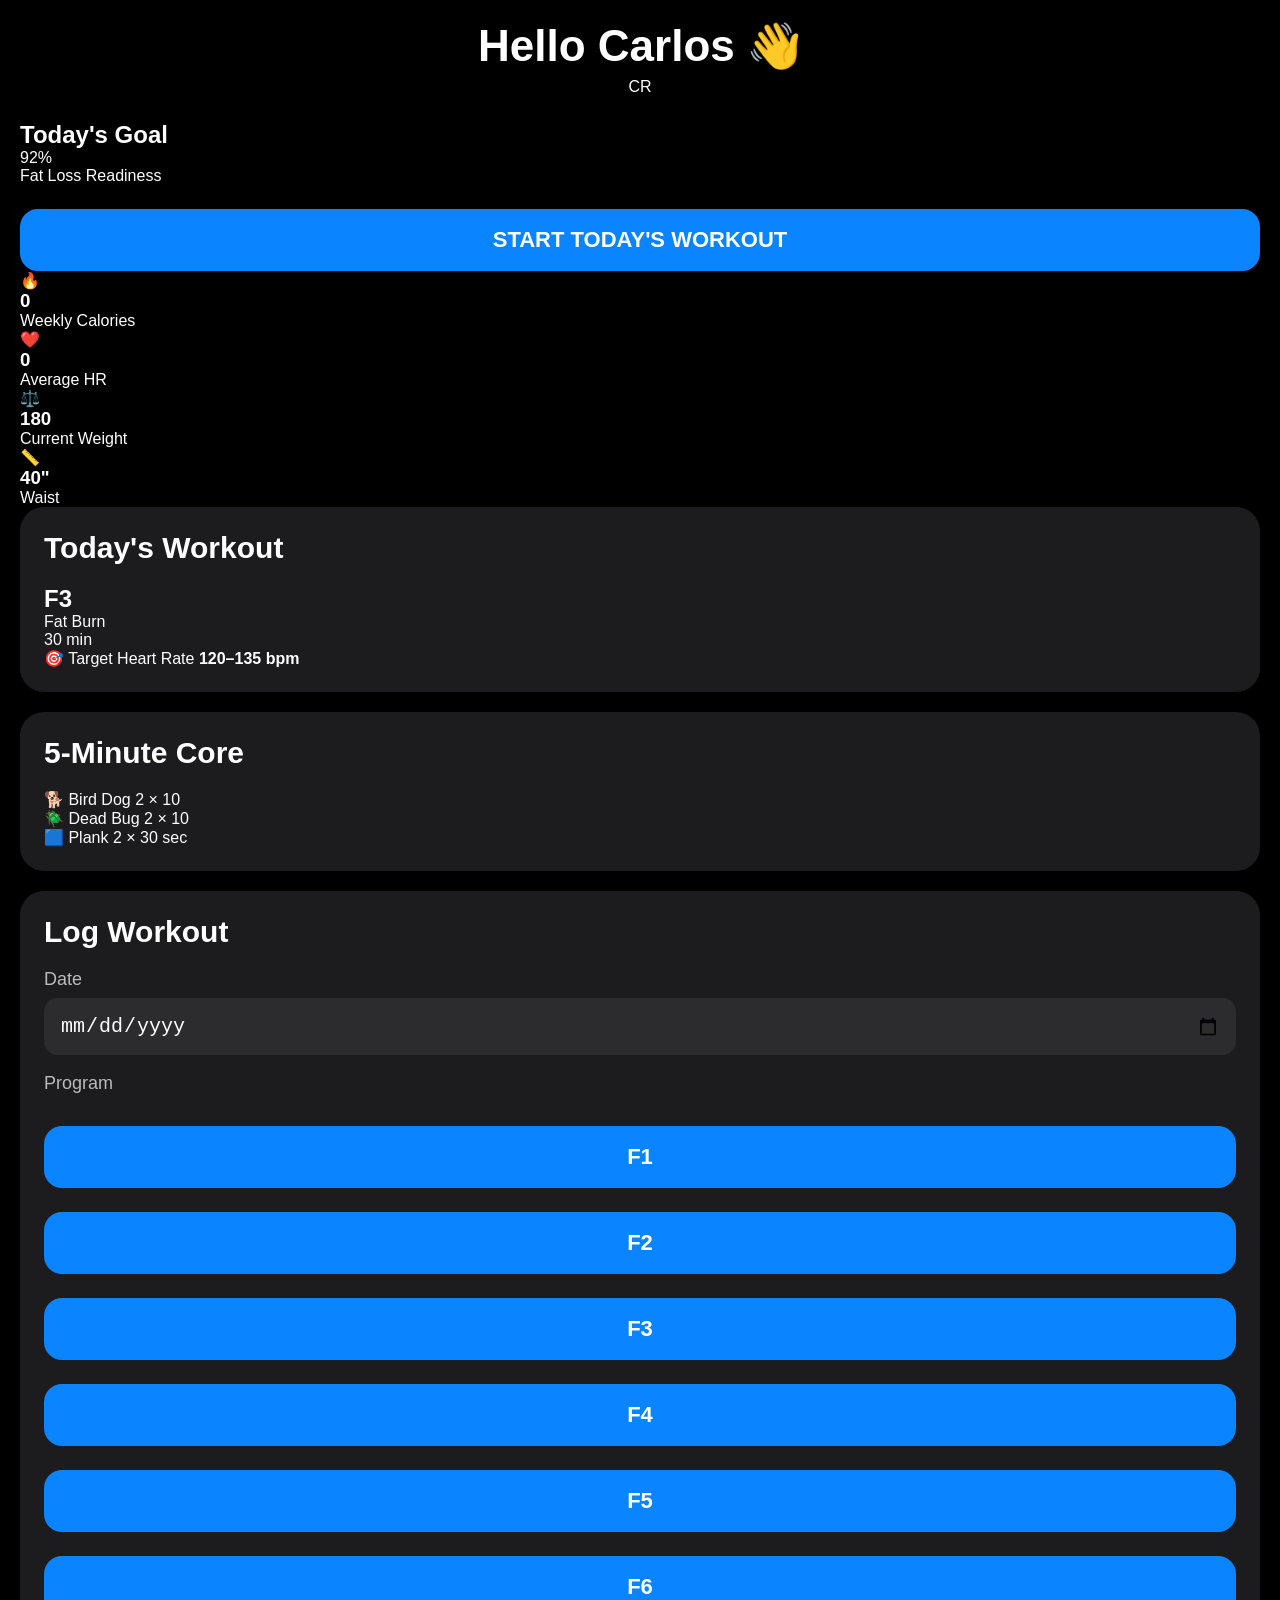
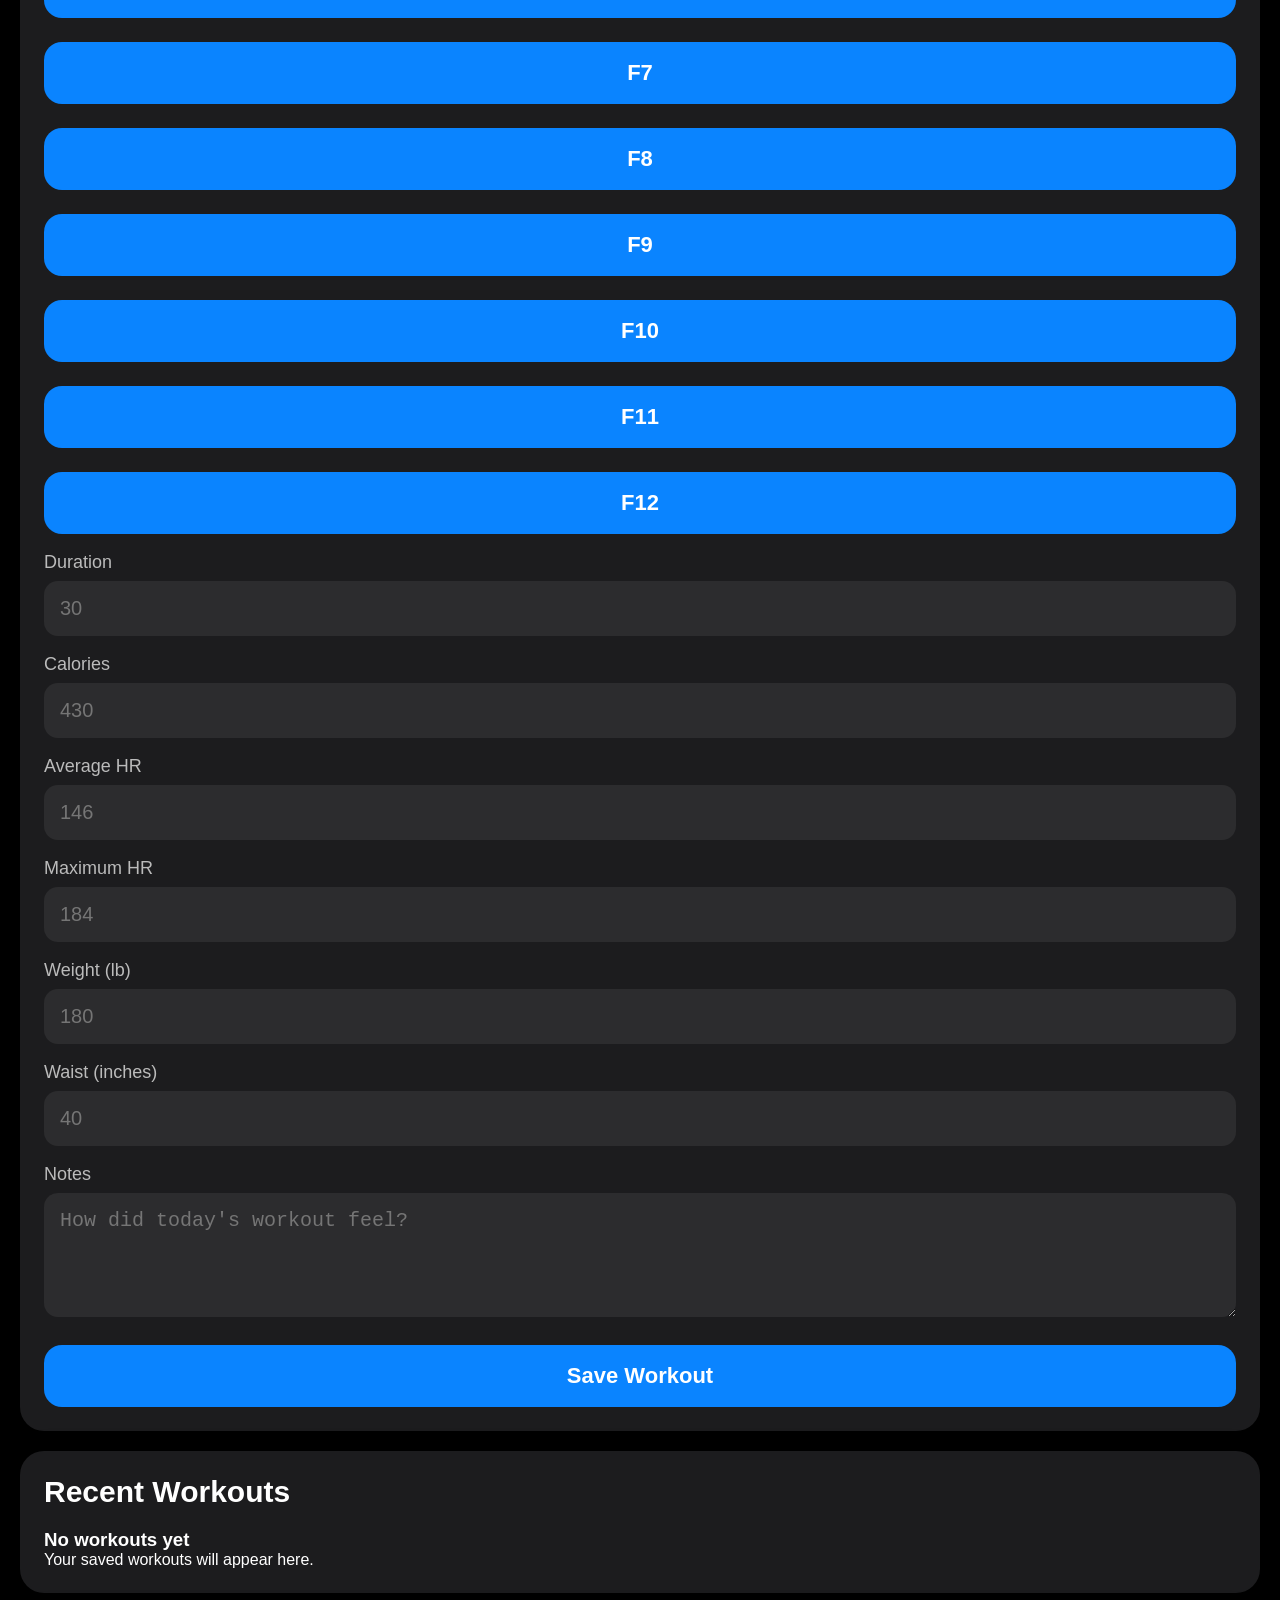
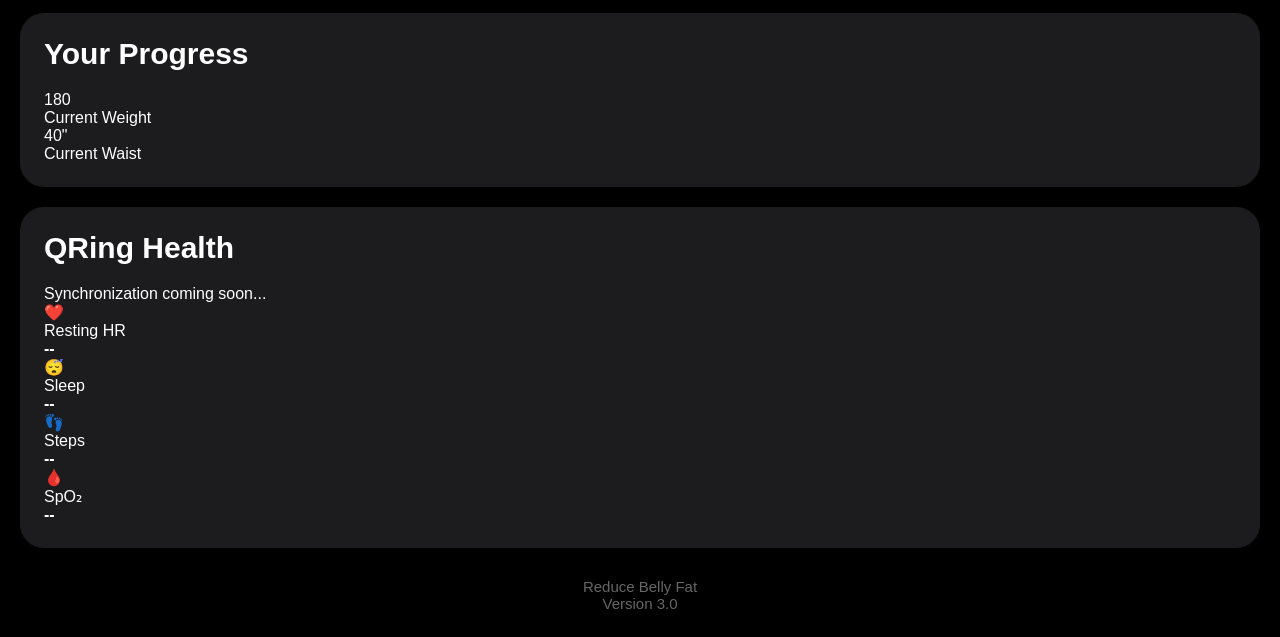
<file: index.html>
<!DOCTYPE html>
<html lang="en">

<head>

<meta charset="UTF-8">

<meta name="viewport"
content="width=device-width,initial-scale=1.0,viewport-fit=cover">

<title>Reduce Belly Fat</title>

<link rel="stylesheet" href="style.css">

<meta name="theme-color" content="#000000">

</head>

<body>

<div class="app">

<header>

<div>

<h1>Hello Carlos 👋</h1>

<p id="todayDate"></p>

</div>

<div class="avatar">

CR

</div>

</header>



<!-- HERO -->

<section class="hero">

<h2>Today's Goal</h2>

<div class="goalNumber">

92%

</div>

<p>

Fat Loss Readiness

</p>

<button class="startButton">

START TODAY'S WORKOUT

</button>

</section>



<!-- QUICK STATS -->

<section class="quickStats">

<div class="statCard calories">

<div class="emoji">

🔥

</div>

<div>

<h3 id="weeklyCalories">

0

</h3>

<p>Weekly Calories</p>

</div>

</div>



<div class="statCard heart">

<div class="emoji">

❤️

</div>

<div>

<h3 id="avgHR">

0

</h3>

<p>Average HR</p>

</div>

</div>



<div class="statCard weight">

<div class="emoji">

⚖️

</div>

<div>

<h3 id="currentWeight">

180

</h3>

<p>Current Weight</p>

</div>

</div>



<div class="statCard waist">

<div class="emoji">

📏

</div>

<div>

<h3 id="currentWaist">

40"

</h3>

<p>Waist</p>

</div>

</div>

</section>



<!-- TODAY -->

<section class="card">

<h2>Today's Workout</h2>

<div class="workoutHero">

<div>

<h1>

F3

</h1>

<p>

Fat Burn

</p>

</div>

<div class="badge">

30 min

</div>

</div>

<div class="target">

🎯 Target Heart Rate

<strong>

120–135 bpm

</strong>

</div>

</section>



<!-- CORE -->

<section class="card">

<h2>5-Minute Core</h2>

<div class="exercise">

<span>

🐕 Bird Dog

</span>

<span>

2 × 10

</span>

</div>

<div class="exercise">

<span>

🪲 Dead Bug

</span>

<span>

2 × 10

</span>

</div>

<div class="exercise">

<span>

🟦 Plank

</span>

<span>

2 × 30 sec

</span>

</div>

</section>



<!-- LOG -->

<section class="card">

<h2>Log Workout</h2>

<label>Date</label>

<input
type="date"
id="date">

<label>Program</label>

<div class="programGrid">

<button class="program active">

F1

</button>

<button class="program">

F2

</button>

<button class="program">

F3

</button>

<button class="program">

F4

</button>

<button class="program">

F5

</button>

<button class="program">

F6

</button>

<button class="program">

F7

</button>

<button class="program">

F8

</button>

<button class="program">

F9

</button>

<button class="program">

F10

</button>

<button class="program">

F11

</button>

<button class="program">

F12

</button>

</div>

<label>Duration</label>

<input
type="number"
id="duration"
placeholder="30">

<label>Calories</label>

<input
type="number"
id="calories"
placeholder="430">

<label>Average HR</label>

<input
type="number"
id="avgHRinput"
placeholder="146">

<label>Maximum HR</label>

<input
type="number"
id="maxHR"
placeholder="184">
<label>Weight (lb)</label>

<input
type="number"
id="weight"
placeholder="180">

<label>Waist (inches)</label>

<input
type="number"
id="waist"
placeholder="40">

<label>Notes</label>

<textarea
id="notes"
rows="4"
placeholder="How did today's workout feel?"></textarea>

<button id="saveWorkout">

Save Workout

</button>

</section>


<!-- RECENT WORKOUTS -->

<section class="card">

<h2>Recent Workouts</h2>

<div id="historyList">

<div class="historyCard">

<h3>No workouts yet</h3>

<p>Your saved workouts will appear here.</p>

</div>

</div>

</section>



<!-- PROGRESS -->

<section class="card">

<h2>Your Progress</h2>

<div class="progressGrid">

<div class="progressBox">

<div class="progressValue" id="progressWeight">

180

</div>

<div class="progressLabel">

Current Weight

</div>

</div>

<div class="progressBox">

<div class="progressValue" id="progressWaist">

40"

</div>

<div class="progressLabel">

Current Waist

</div>

</div>

</div>

</section>



<!-- QRING -->

<section class="card">

<h2>QRing Health</h2>

<p class="comingSoon">

Synchronization coming soon...

</p>

<div class="healthGrid">

<div class="healthItem">

❤️

<div>

Resting HR

</div>

<strong>--</strong>

</div>

<div class="healthItem">

😴

<div>

Sleep

</div>

<strong>--</strong>

</div>

<div class="healthItem">

👣

<div>

Steps

</div>

<strong>--</strong>

</div>

<div class="healthItem">

🩸

<div>

SpO₂

</div>

<strong>--</strong>

</div>

</div>

</section>



<footer>

<div>

Reduce Belly Fat

</div>

<div>

Version 3.0

</div>

</footer>

</div>

<script src="script.js"></script>

</body>

</html>
</file>
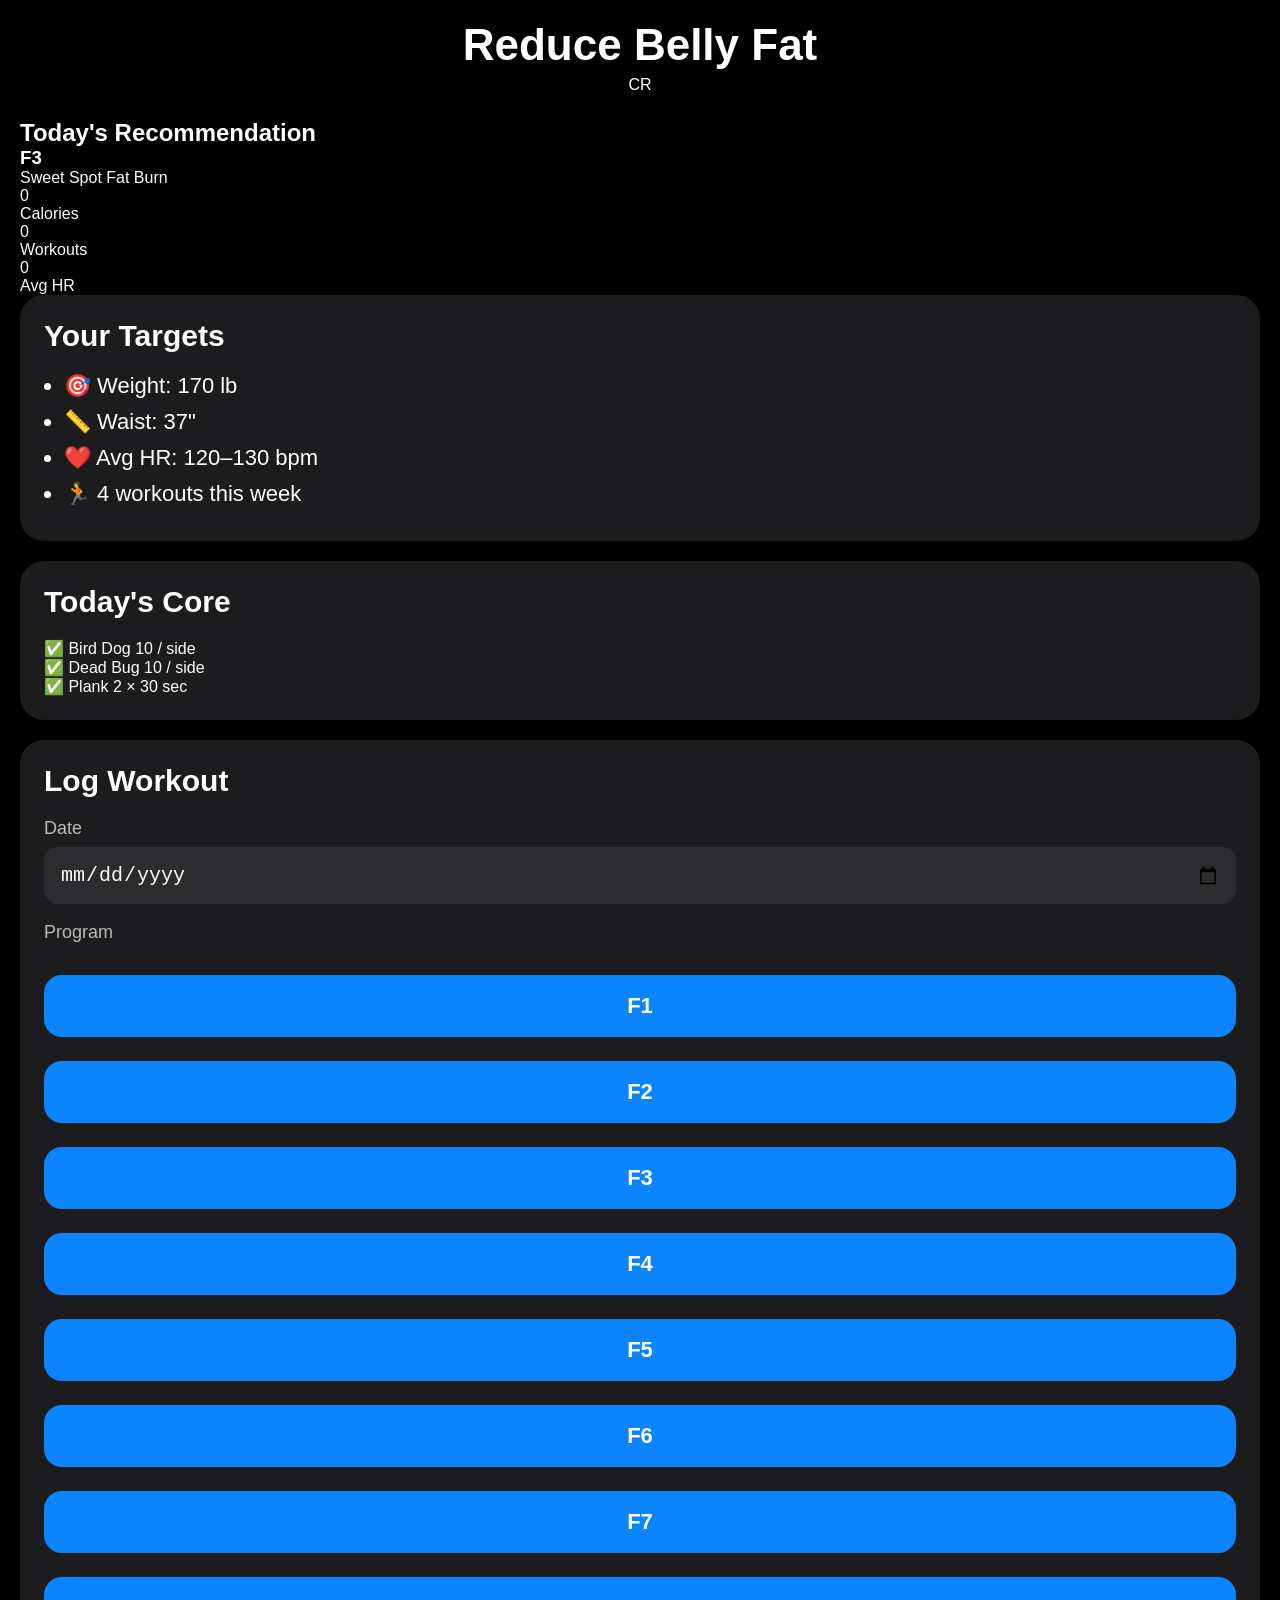
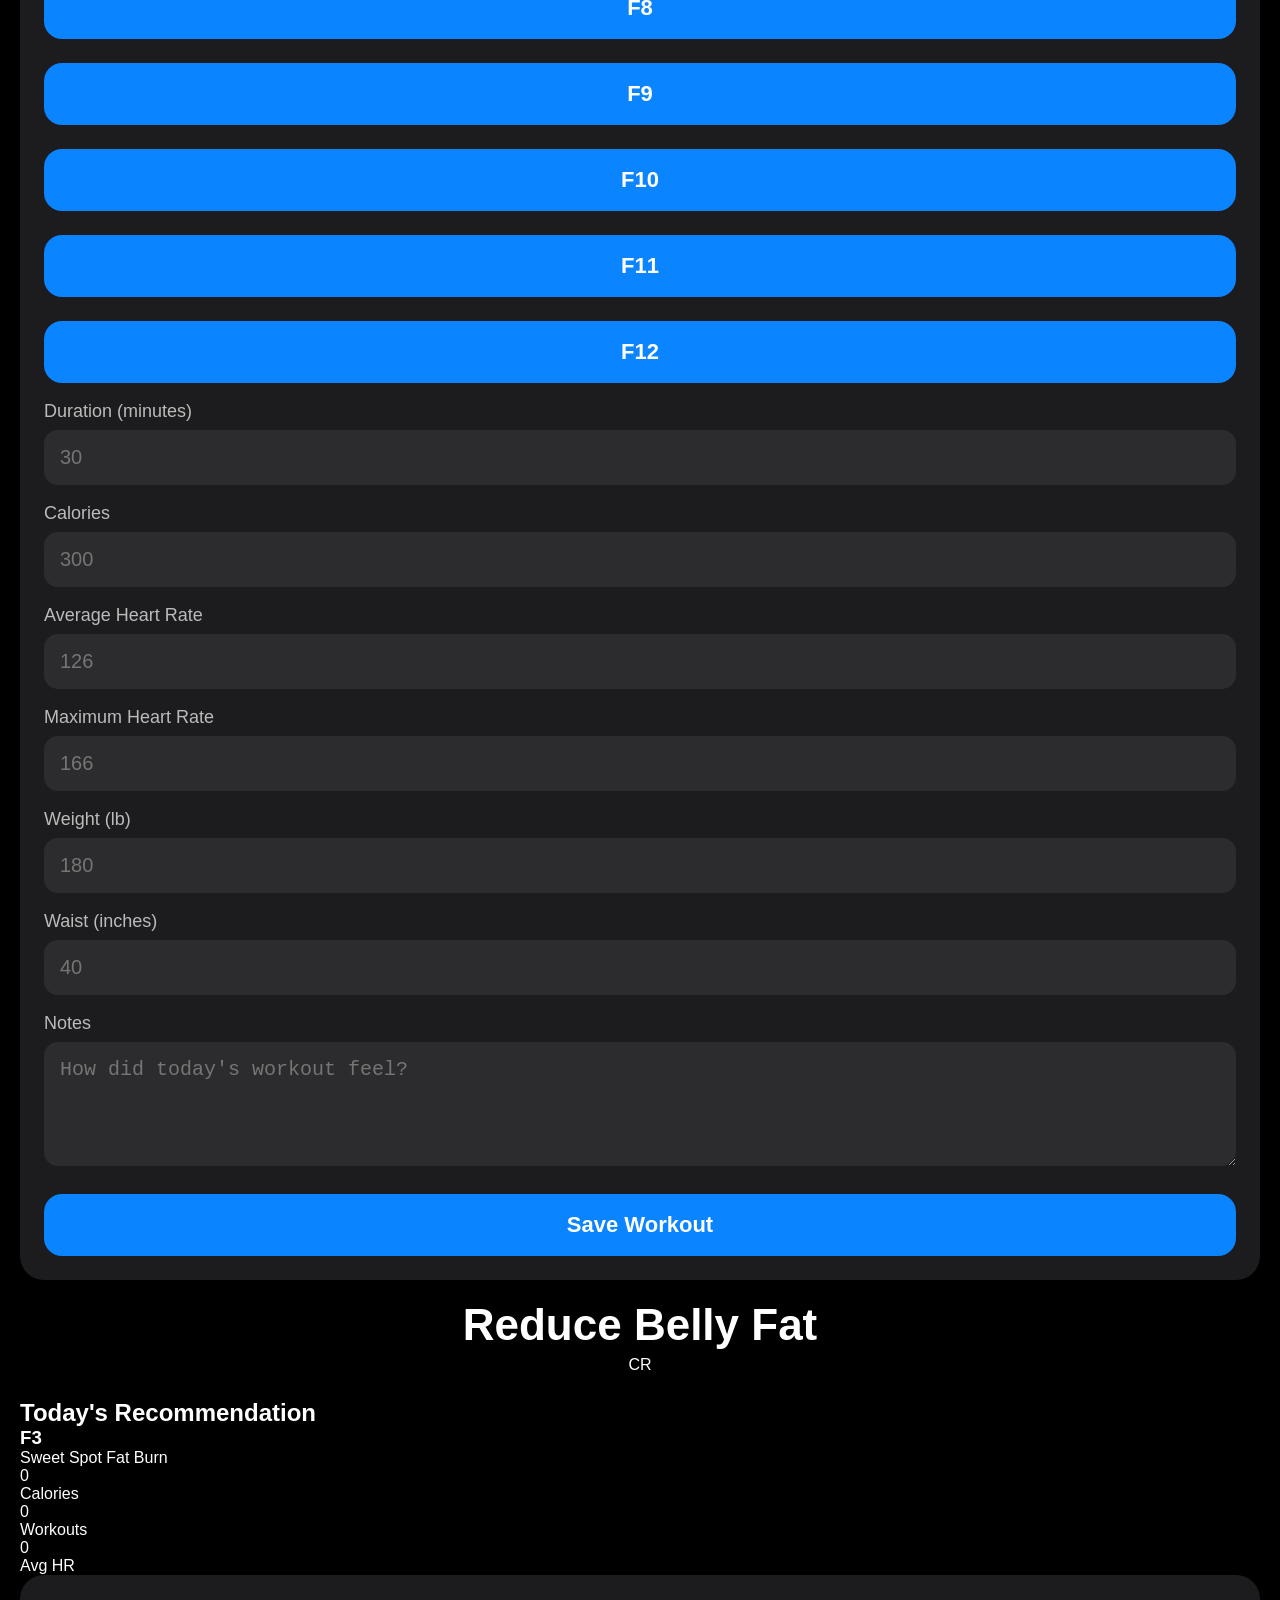
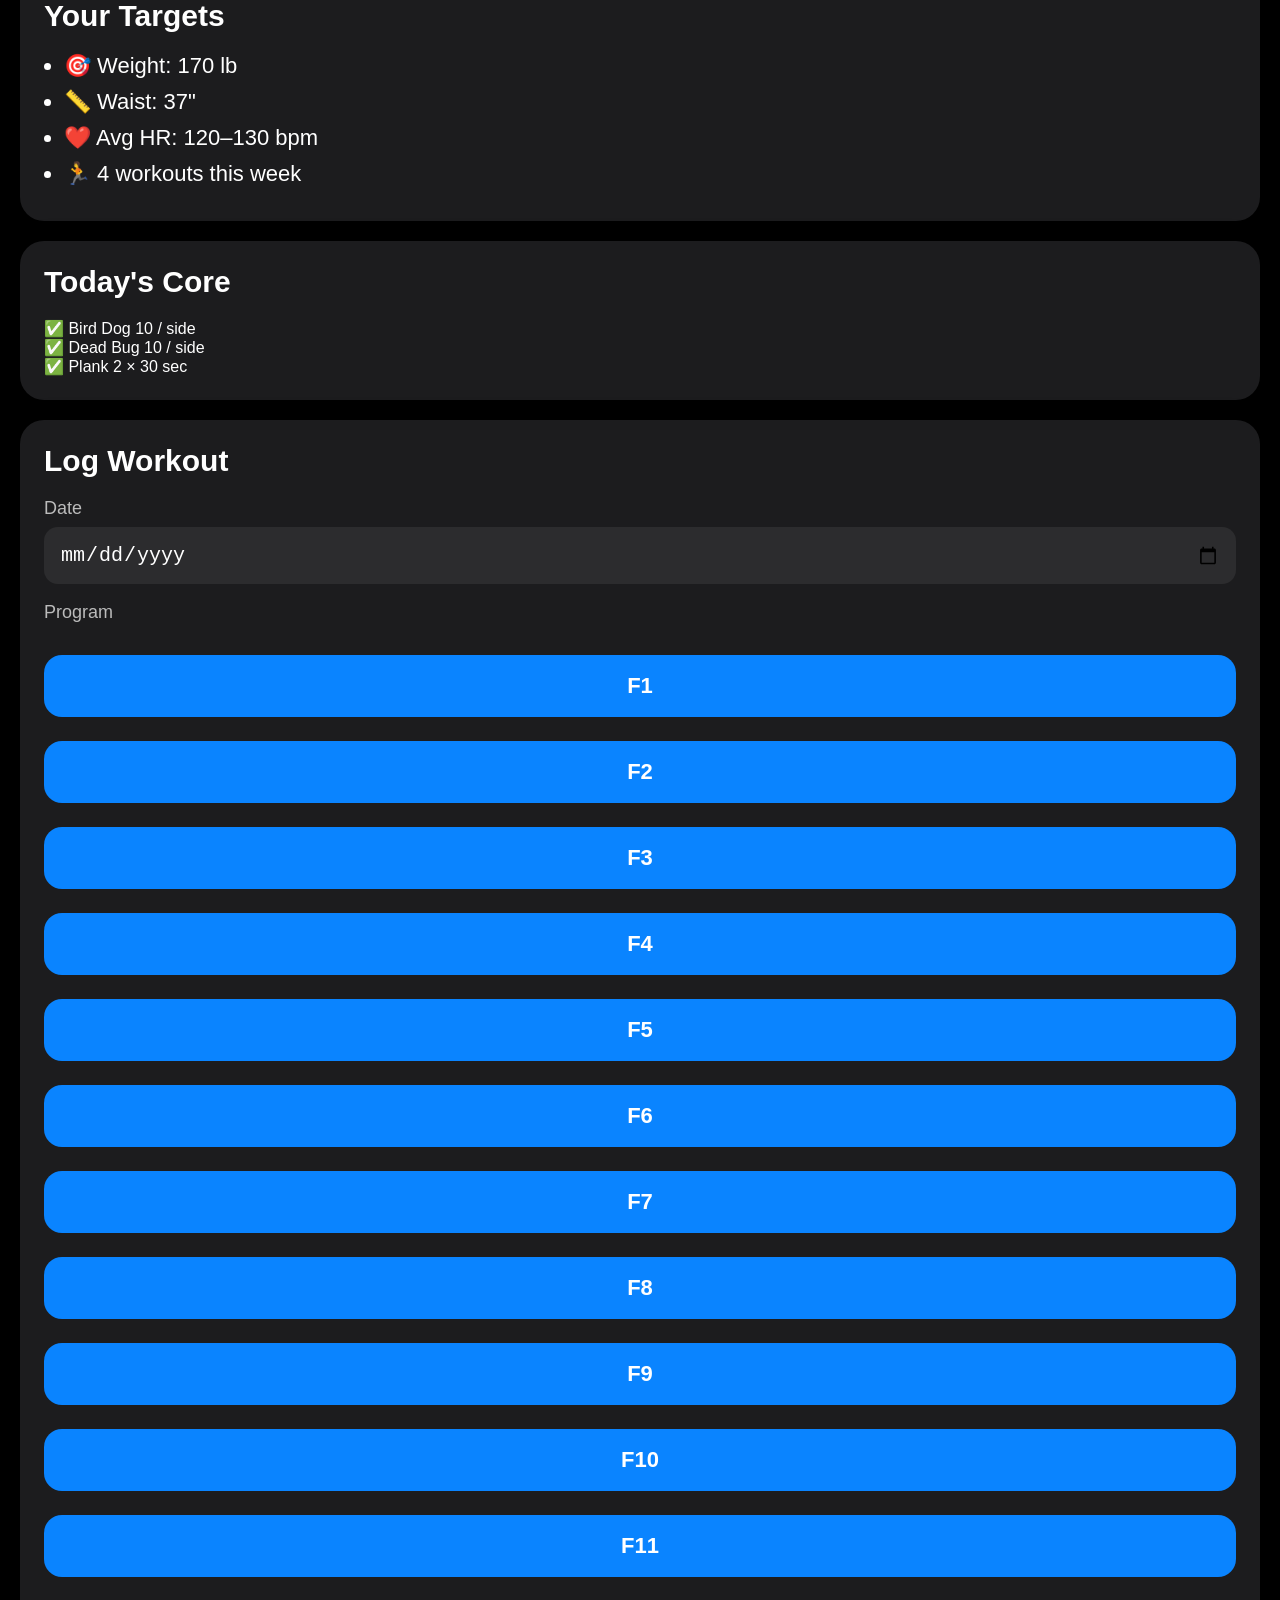
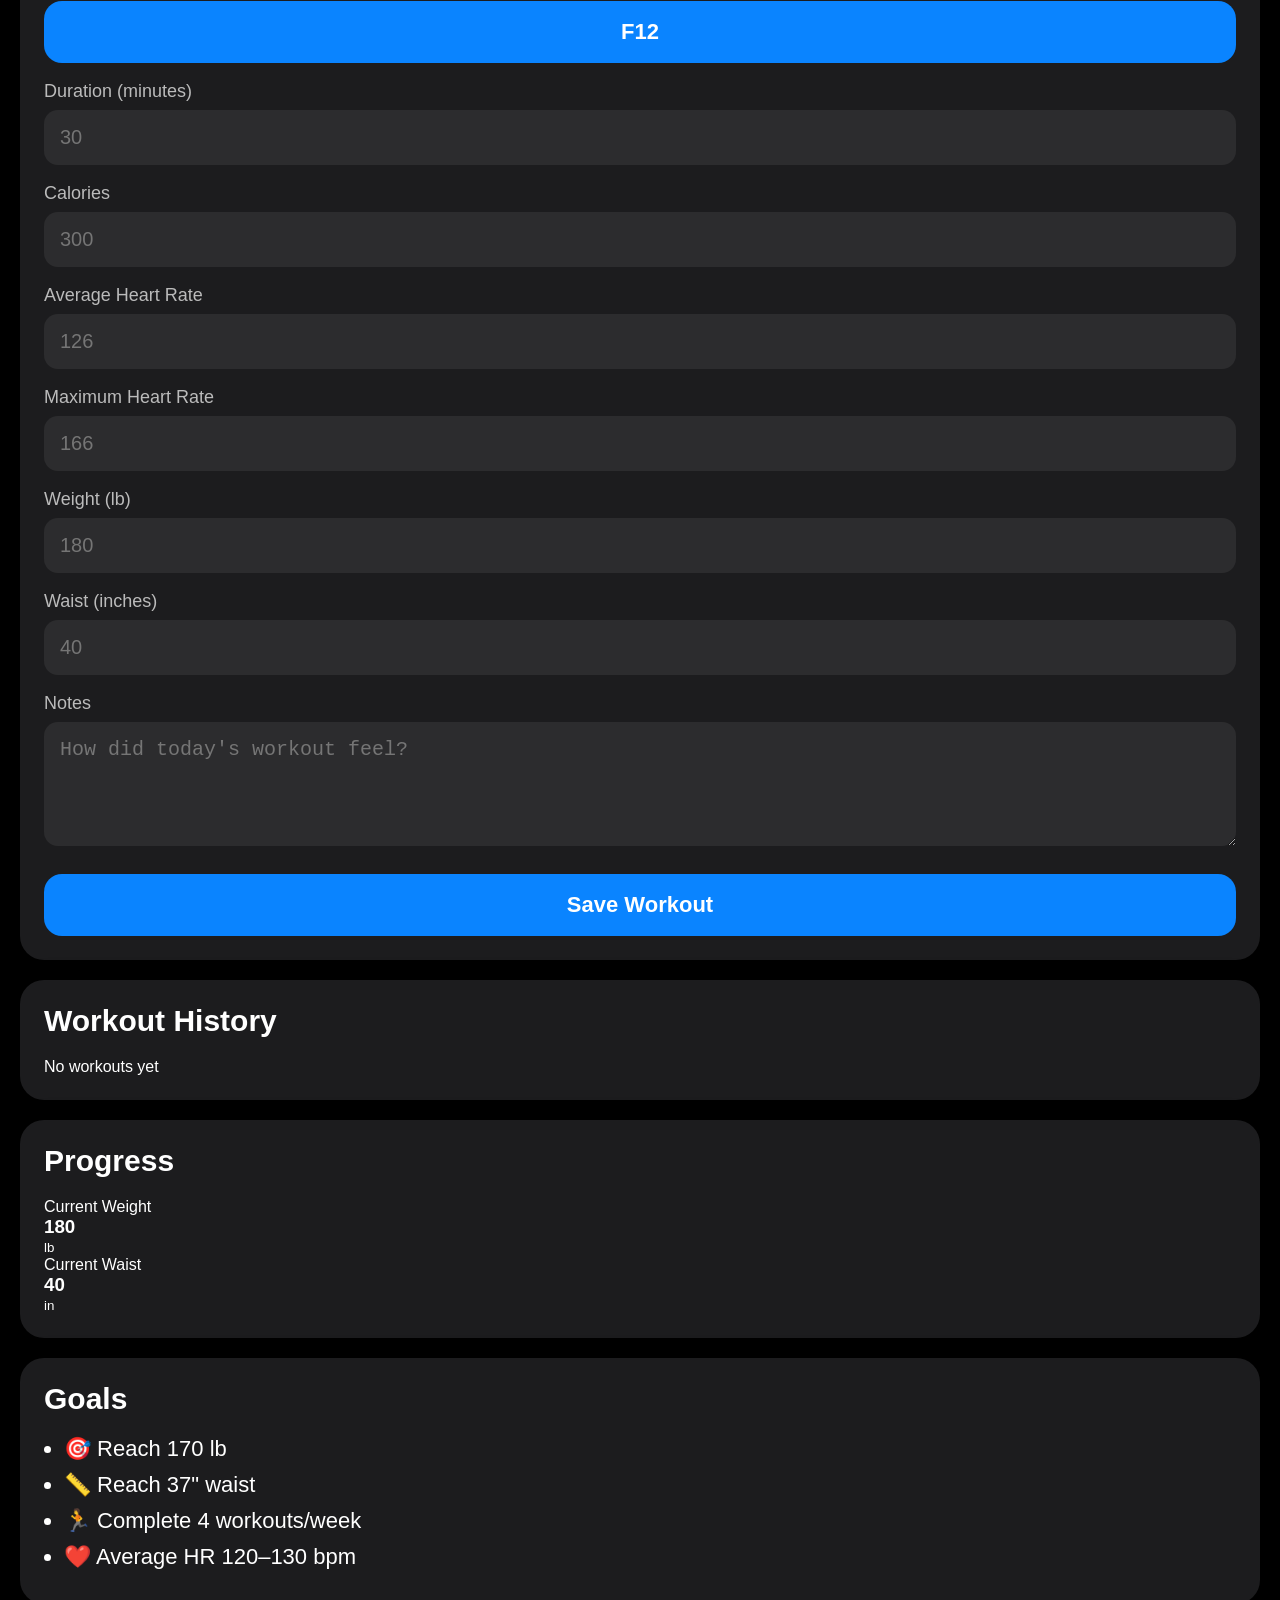
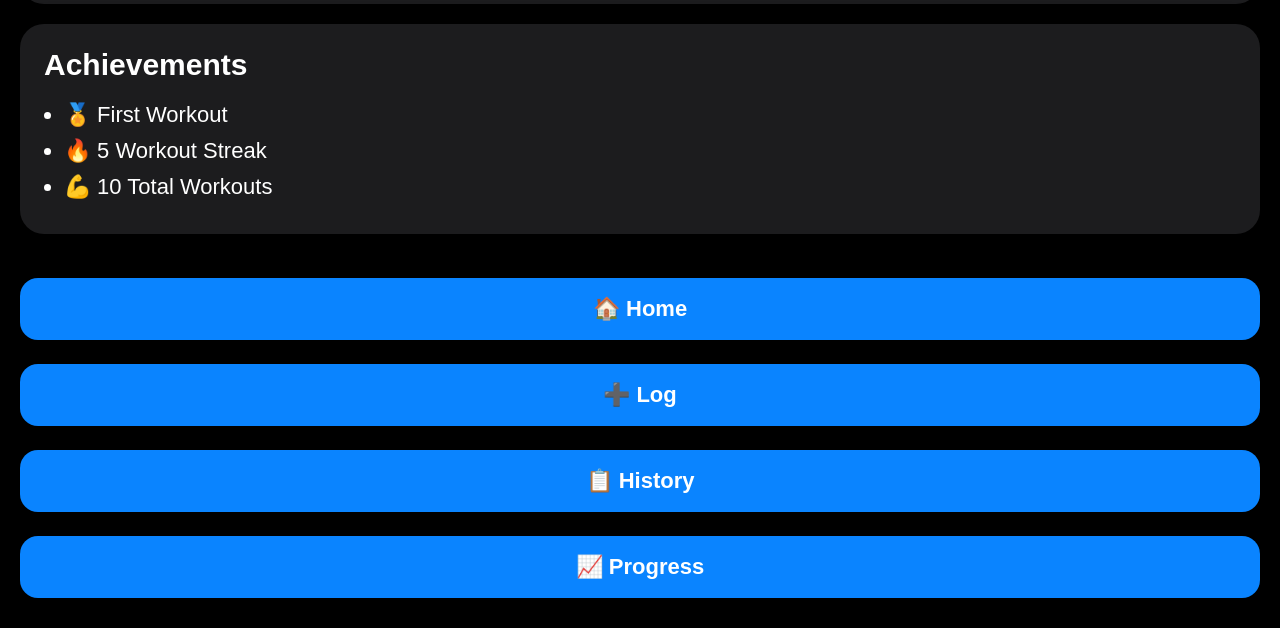
<file: Backup.html>
<!DOCTYPE html>
<html lang="en">
<head>

<meta charset="UTF-8">
<meta name="viewport" content="width=device-width, initial-scale=1.0, viewport-fit=cover">

<title>Reduce Belly Fat</title>

<link rel="stylesheet" href="style.css">

<meta name="theme-color" content="#000000">

</head>

<body>

<div id="app">

    <!-- ========================= -->
    <!-- HEADER                    -->
    <!-- ========================= -->

    <header class="header">

        <div>
            <h1>Reduce Belly Fat</h1>
            <p id="todayDate"></p>
        </div>

        <div class="profileCircle">
            CR
        </div>

    </header>


    <!-- ========================= -->
    <!-- DASHBOARD                 -->
    <!-- ========================= -->

    <section id="dashboard" class="page active">

        <div class="heroCard">

            <h2>Today's Recommendation</h2>

            <h3 id="recommendation">

                F3

            </h3>

            <p>

                Sweet Spot Fat Burn

            </p>

        </div>



        <div class="ringContainer">

            <div class="ringCard">

                <div class="ringValue" id="weeklyCalories">

                    0

                </div>

                <div class="ringLabel">

                    Calories

                </div>

            </div>

            <div class="ringCard">

                <div class="ringValue" id="weeklyWorkouts">

                    0

                </div>

                <div class="ringLabel">

                    Workouts

                </div>

            </div>

            <div class="ringCard">

                <div class="ringValue" id="averageHR">

                    0

                </div>

                <div class="ringLabel">

                    Avg HR

                </div>

            </div>

        </div>



        <div class="card">

            <h2>Your Targets</h2>

            <ul>

                <li>🎯 Weight: 170 lb</li>

                <li>📏 Waist: 37"</li>

                <li>❤️ Avg HR: 120–130 bpm</li>

                <li>🏃 4 workouts this week</li>

            </ul>

        </div>



        <div class="card">

            <h2>Today's Core</h2>

            <div class="exercise">

                ✅ Bird Dog

                <span>

                    10 / side

                </span>

            </div>

            <div class="exercise">

                ✅ Dead Bug

                <span>

                    10 / side

                </span>

            </div>

            <div class="exercise">

                ✅ Plank

                <span>

                    2 × 30 sec

                </span>

            </div>

        </div>

    </section>



    <!-- ========================= -->
    <!-- LOG WORKOUT PAGE          -->
    <!-- ========================= -->

    <section id="logPage" class="page">

        <div class="card">

            <h2>Log Workout</h2>

            <label>Date</label>

            <input
                type="date"
                id="date">

            <label>Program</label>

            <div class="programGrid">

                <button class="programBtn">F1</button>
                <button class="programBtn">F2</button>
                <button class="programBtn activeProgram">F3</button>
                <button class="programBtn">F4</button>
                <button class="programBtn">F5</button>
                <button class="programBtn">F6</button>
                <button class="programBtn">F7</button>
                <button class="programBtn">F8</button>
                <button class="programBtn">F9</button>
                <button class="programBtn">F10</button>
                <button class="programBtn">F11</button>
                <button class="programBtn">F12</button>

            </div>

            <label>Duration (minutes)</label>

            <input
                id="duration"
                type="number"
                placeholder="30">

            <label>Calories</label>

            <input
                id="calories"
                type="number"
                placeholder="300">

            <label>Average Heart Rate</label>

            <input
                id="avgHRInput"
                type="number"
                placeholder="126">

            <label>Maximum Heart Rate</label>

            <input
                id="maxHR"
                type="number"
                placeholder="166">

            <label>Weight (lb)</label>

            <input
                id="weight"
                type="number"
                placeholder="180">

            <label>Waist (inches)</label>

            <input
                id="waist"
                type="number"
                step="0.1"
                placeholder="40">

            <label>Notes</label>

            <textarea
                id="notes"
                rows="4"
                placeholder="How did today's workout feel?"></textarea>

            <button
                id="saveWorkout">

                Save Workout

            </button>

        </div>

    </section>
  <!DOCTYPE html>
<html lang="en">
<head>

<meta charset="UTF-8">
<meta name="viewport" content="width=device-width, initial-scale=1.0, viewport-fit=cover">

<title>Reduce Belly Fat</title>

<link rel="stylesheet" href="style.css">

<meta name="theme-color" content="#000000">

</head>

<body>

<div id="app">

    <!-- ========================= -->
    <!-- HEADER                    -->
    <!-- ========================= -->

    <header class="header">

        <div>
            <h1>Reduce Belly Fat</h1>
            <p id="todayDate"></p>
        </div>

        <div class="profileCircle">
            CR
        </div>

    </header>


    <!-- ========================= -->
    <!-- DASHBOARD                 -->
    <!-- ========================= -->

    <section id="dashboard" class="page active">

        <div class="heroCard">

            <h2>Today's Recommendation</h2>

            <h3 id="recommendation">

                F3

            </h3>

            <p>

                Sweet Spot Fat Burn

            </p>

        </div>



        <div class="ringContainer">

            <div class="ringCard">

                <div class="ringValue" id="weeklyCalories">

                    0

                </div>

                <div class="ringLabel">

                    Calories

                </div>

            </div>

            <div class="ringCard">

                <div class="ringValue" id="weeklyWorkouts">

                    0

                </div>

                <div class="ringLabel">

                    Workouts

                </div>

            </div>

            <div class="ringCard">

                <div class="ringValue" id="averageHR">

                    0

                </div>

                <div class="ringLabel">

                    Avg HR

                </div>

            </div>

        </div>



        <div class="card">

            <h2>Your Targets</h2>

            <ul>

                <li>🎯 Weight: 170 lb</li>

                <li>📏 Waist: 37"</li>

                <li>❤️ Avg HR: 120–130 bpm</li>

                <li>🏃 4 workouts this week</li>

            </ul>

        </div>



        <div class="card">

            <h2>Today's Core</h2>

            <div class="exercise">

                ✅ Bird Dog

                <span>

                    10 / side

                </span>

            </div>

            <div class="exercise">

                ✅ Dead Bug

                <span>

                    10 / side

                </span>

            </div>

            <div class="exercise">

                ✅ Plank

                <span>

                    2 × 30 sec

                </span>

            </div>

        </div>

    </section>



    <!-- ========================= -->
    <!-- LOG WORKOUT PAGE          -->
    <!-- ========================= -->

    <section id="logPage" class="page">

        <div class="card">

            <h2>Log Workout</h2>

            <label>Date</label>

            <input
                type="date"
                id="date">

            <label>Program</label>

            <div class="programGrid">

                <button class="programBtn">F1</button>
                <button class="programBtn">F2</button>
                <button class="programBtn activeProgram">F3</button>
                <button class="programBtn">F4</button>
                <button class="programBtn">F5</button>
                <button class="programBtn">F6</button>
                <button class="programBtn">F7</button>
                <button class="programBtn">F8</button>
                <button class="programBtn">F9</button>
                <button class="programBtn">F10</button>
                <button class="programBtn">F11</button>
                <button class="programBtn">F12</button>

            </div>

            <label>Duration (minutes)</label>

            <input
                id="duration"
                type="number"
                placeholder="30">

            <label>Calories</label>

            <input
                id="calories"
                type="number"
                placeholder="300">

            <label>Average Heart Rate</label>

            <input
                id="avgHRInput"
                type="number"
                placeholder="126">

            <label>Maximum Heart Rate</label>

            <input
                id="maxHR"
                type="number"
                placeholder="166">

            <label>Weight (lb)</label>

            <input
                id="weight"
                type="number"
                placeholder="180">

            <label>Waist (inches)</label>

            <input
                id="waist"
                type="number"
                step="0.1"
                placeholder="40">

            <label>Notes</label>

            <textarea
                id="notes"
                rows="4"
                placeholder="How did today's workout feel?"></textarea>

            <button
                id="saveWorkout">

                Save Workout

            </button>

        </div>

    </section>
      <!-- ========================= -->
    <!-- HISTORY PAGE -->
    <!-- ========================= -->

    <section id="historyPage" class="page">

        <div class="card">

            <h2>Workout History</h2>

            <div id="historyList">

                <div class="emptyState">

                    No workouts yet

                </div>

            </div>

        </div>

    </section>


    <!-- ========================= -->
    <!-- PROGRESS PAGE -->
    <!-- ========================= -->

    <section id="progressPage" class="page">

        <div class="card">

            <h2>Progress</h2>

            <div class="progressRow">

                <div class="progressCard">

                    <span>Current Weight</span>

                    <h3 id="currentWeight">

                        180

                    </h3>

                    <small>lb</small>

                </div>

                <div class="progressCard">

                    <span>Current Waist</span>

                    <h3 id="currentWaist">

                        40

                    </h3>

                    <small>in</small>

                </div>

            </div>

        </div>


        <div class="card">

            <h2>Goals</h2>

            <ul>

                <li>🎯 Reach 170 lb</li>

                <li>📏 Reach 37" waist</li>

                <li>🏃 Complete 4 workouts/week</li>

                <li>❤️ Average HR 120–130 bpm</li>

            </ul>

        </div>


        <div class="card">

            <h2>Achievements</h2>

            <ul>

                <li>🏅 First Workout</li>

                <li>🔥 5 Workout Streak</li>

                <li>💪 10 Total Workouts</li>

            </ul>

        </div>

    </section>


    <!-- ========================= -->
    <!-- BOTTOM NAVIGATION -->
    <!-- ========================= -->

    <nav class="bottomNav">

        <button class="navButton activeNav"

            data-page="dashboard">

            🏠

            <span>

                Home

            </span>

        </button>

        <button class="navButton"

            data-page="logPage">

            ➕

            <span>

                Log

            </span>

        </button>

        <button class="navButton"

            data-page="historyPage">

            📋

            <span>

                History

            </span>

        </button>

        <button class="navButton"

            data-page="progressPage">

            📈

            <span>

                Progress

            </span>

        </button>

    </nav>

</div>

<script src="script.js"></script>

</body>

</html>
</file>
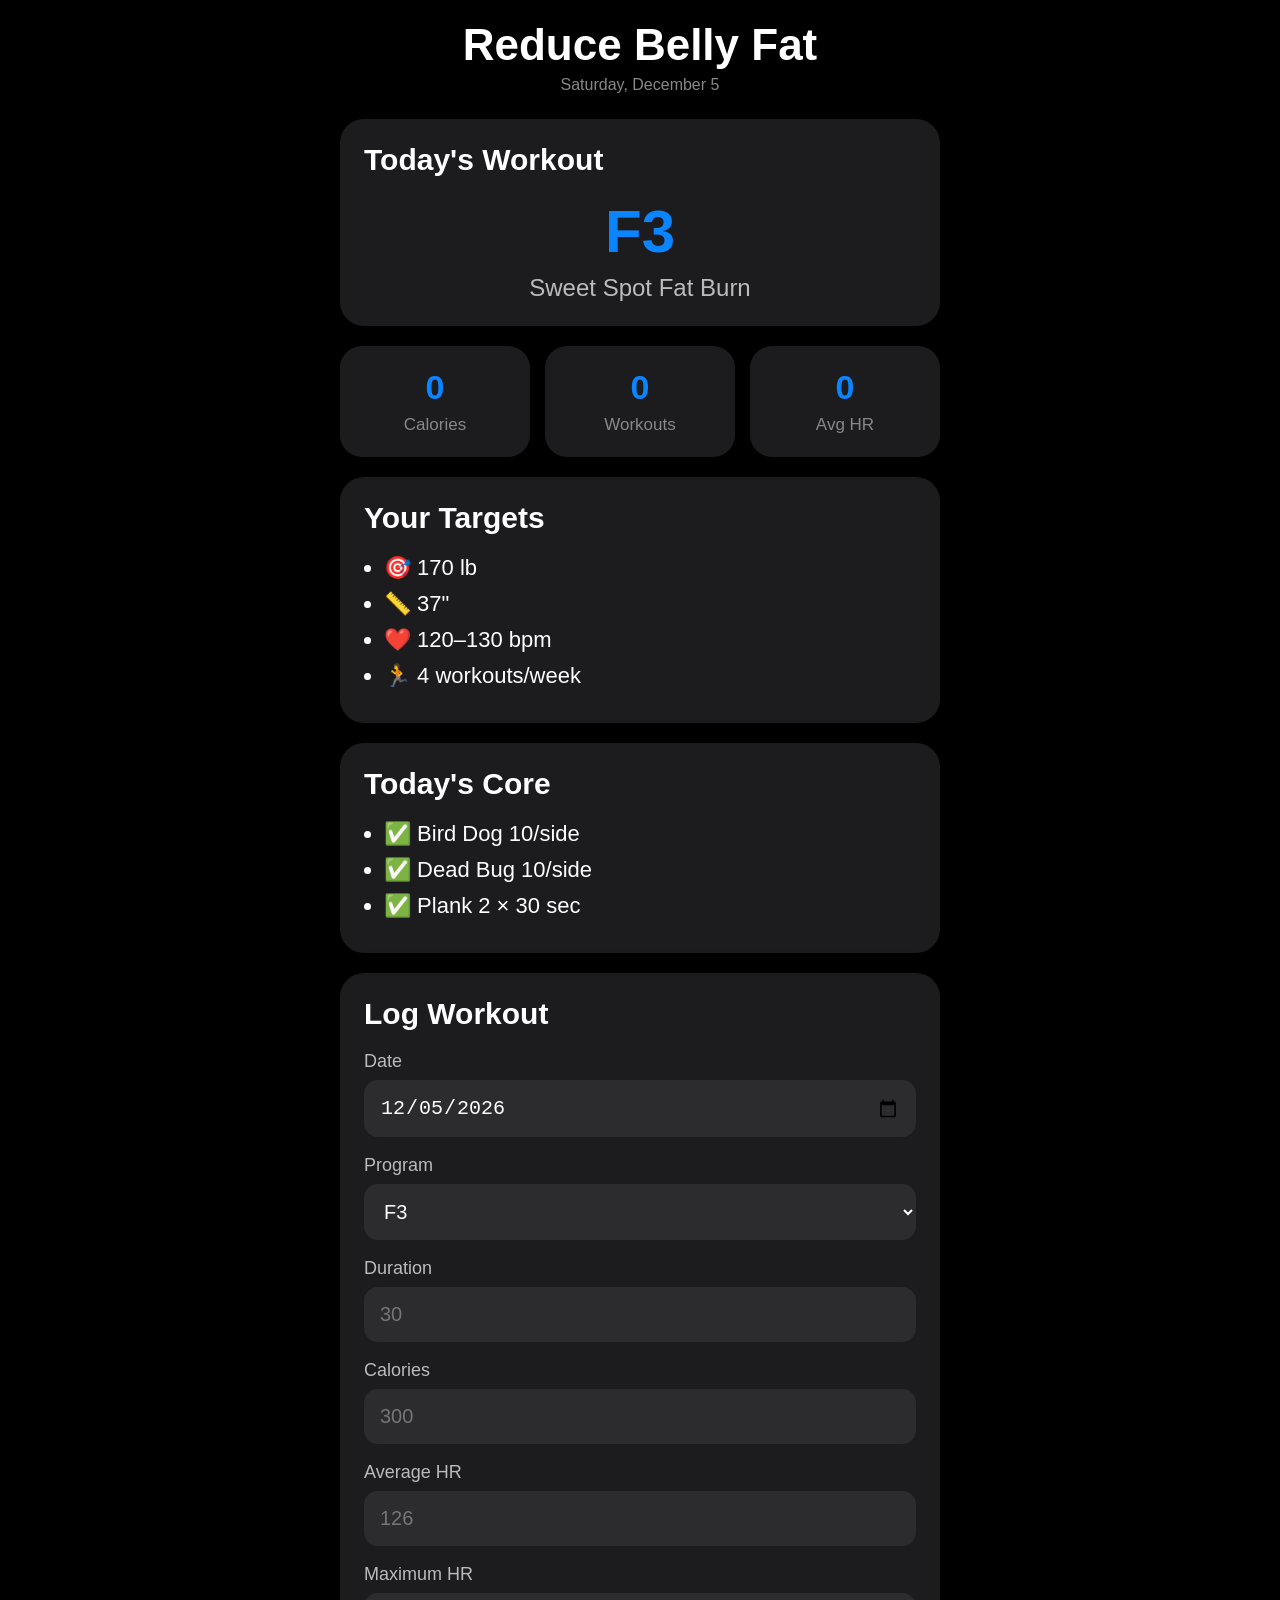
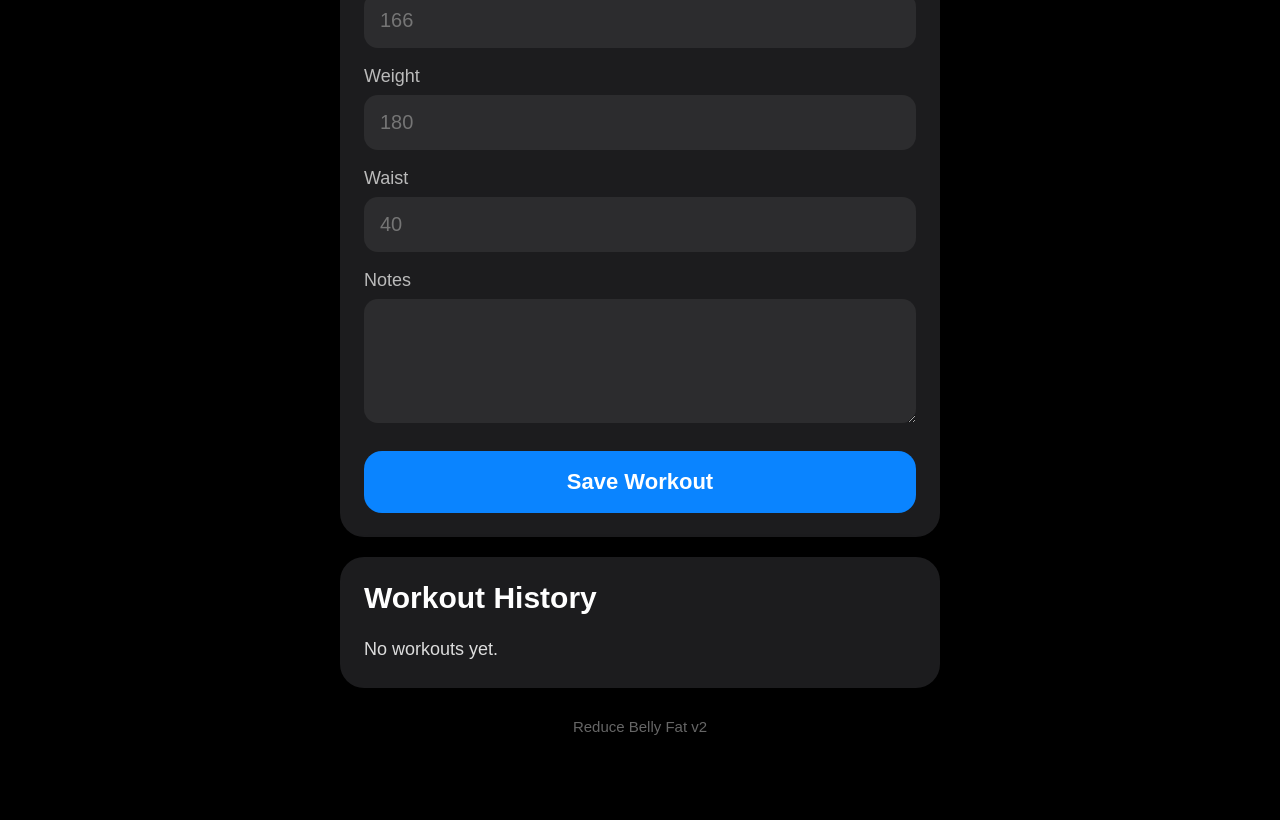
<file: index2.html>
<!DOCTYPE html>
<html lang="en">
<head>

<meta charset="UTF-8">
<meta name="viewport"
      content="width=device-width,initial-scale=1.0,viewport-fit=cover">

<title>Reduce Belly Fat</title>

<link rel="stylesheet" href="style.css">

<meta name="theme-color" content="#000000">

</head>

<body>

<div class="container">

<header>

<h1>Reduce Belly Fat</h1>

<p id="today"></p>

</header>


<!-- DASHBOARD -->

<section class="card">

<h2>Today's Workout</h2>

<div class="recommendation">

<h3 id="todayProgram">F3</h3>

<p>Sweet Spot Fat Burn</p>

</div>

</section>


<section class="stats">

<div class="stat">

<div id="totalCalories">0</div>

<small>Calories</small>

</div>

<div class="stat">

<div id="totalWorkouts">0</div>

<small>Workouts</small>

</div>

<div class="stat">

<div id="avgHeartRate">0</div>

<small>Avg HR</small>

</div>

</section>


<section class="card">

<h2>Your Targets</h2>

<ul>

<li>🎯 170 lb</li>

<li>📏 37"</li>

<li>❤️ 120–130 bpm</li>

<li>🏃 4 workouts/week</li>

</ul>

</section>


<section class="card">

<h2>Today's Core</h2>

<ul>

<li>✅ Bird Dog 10/side</li>

<li>✅ Dead Bug 10/side</li>

<li>✅ Plank 2 × 30 sec</li>

</ul>

</section>


<section class="card">

<h2>Log Workout</h2>

<label>Date</label>

<input id="date" type="date">

<label>Program</label>

<select id="program">

<option>F1</option>
<option>F2</option>
<option selected>F3</option>
<option>F4</option>
<option>F5</option>
<option>F6</option>
<option>F7</option>
<option>F8</option>
<option>F9</option>
<option>F10</option>
<option>F11</option>
<option>F12</option>

</select>

<label>Duration</label>

<input
type="number"
id="duration"
placeholder="30">

<label>Calories</label>

<input
type="number"
id="calories"
placeholder="300">

<label>Average HR</label>

<input
type="number"
id="avgHR"
placeholder="126">

<label>Maximum HR</label>

<input
type="number"
id="maxHR"
placeholder="166">

<label>Weight</label>

<input
type="number"
id="weight"
placeholder="180">

<label>Waist</label>

<input
type="number"
id="waist"
placeholder="40">

<label>Notes</label>

<textarea
id="notes"
rows="4"></textarea>

<button id="save">

Save Workout

</button>

</section>


<section class="card">

<h2>Workout History</h2>

<div id="history">

No workouts yet.

</div>

</section>

<footer>

Reduce Belly Fat v2

</footer>

</div>

<script src="script.js"></script>

</body>
</html>
</file>
<file: style.css>
*{
margin:0;
padding:0;
box-sizing:border-box;
}

body{

background:#000;
color:white;
font-family:-apple-system,BlinkMacSystemFont,"SF Pro Display","Segoe UI",sans-serif;

padding:20px;

}

.container{

max-width:600px;
margin:auto;
padding-bottom:60px;

}

header{

text-align:center;
margin-bottom:25px;

}

header h1{

font-size:44px;
font-weight:700;
margin-bottom:6px;

}

header p{

color:#888;
font-size:16px;

}

.card{

background:#1c1c1e;

border-radius:24px;

padding:24px;

margin-bottom:20px;

box-shadow:0 10px 30px rgba(0,0,0,.35);

}

.card h2{

font-size:30px;
margin-bottom:20px;

}

.recommendation{

text-align:center;

}

.recommendation h3{

font-size:60px;
color:#0A84FF;

margin-bottom:8px;

}

.recommendation p{

font-size:24px;

color:#bbb;

}

.stats{

display:grid;

grid-template-columns:repeat(3,1fr);

gap:15px;

margin-bottom:20px;

}

.stat{

background:#1c1c1e;

padding:22px;

border-radius:22px;

text-align:center;

}

.stat div{

font-size:34px;

font-weight:700;

margin-bottom:8px;

color:#0A84FF;

}

.stat small{

font-size:17px;

color:#888;

}

ul{

padding-left:20px;

}

li{

margin:10px 0;

font-size:22px;

}

label{

display:block;

margin-top:18px;

margin-bottom:8px;

font-size:18px;

color:#bbb;

}

input,
select,
textarea{

width:100%;

padding:16px;

background:#2c2c2e;

border:none;

border-radius:14px;

color:white;

font-size:20px;

outline:none;

}

textarea{

resize:vertical;

}

button{

width:100%;

margin-top:24px;

padding:18px;

border:none;

border-radius:18px;

background:#0A84FF;

color:white;

font-size:22px;

font-weight:600;

cursor:pointer;

transition:.2s;

}

button:active{

transform:scale(.98);

}

#history{

font-size:18px;

line-height:1.6;

color:#ddd;

}

footer{

margin-top:30px;

text-align:center;

color:#666;

font-size:15px;

}

@media(max-width:600px){

header h1{

font-size:38px;

}

.card h2{

font-size:28px;

}

.recommendation h3{

font-size:54px;

}

.stat div{

font-size:30px;

}

}
</file>
